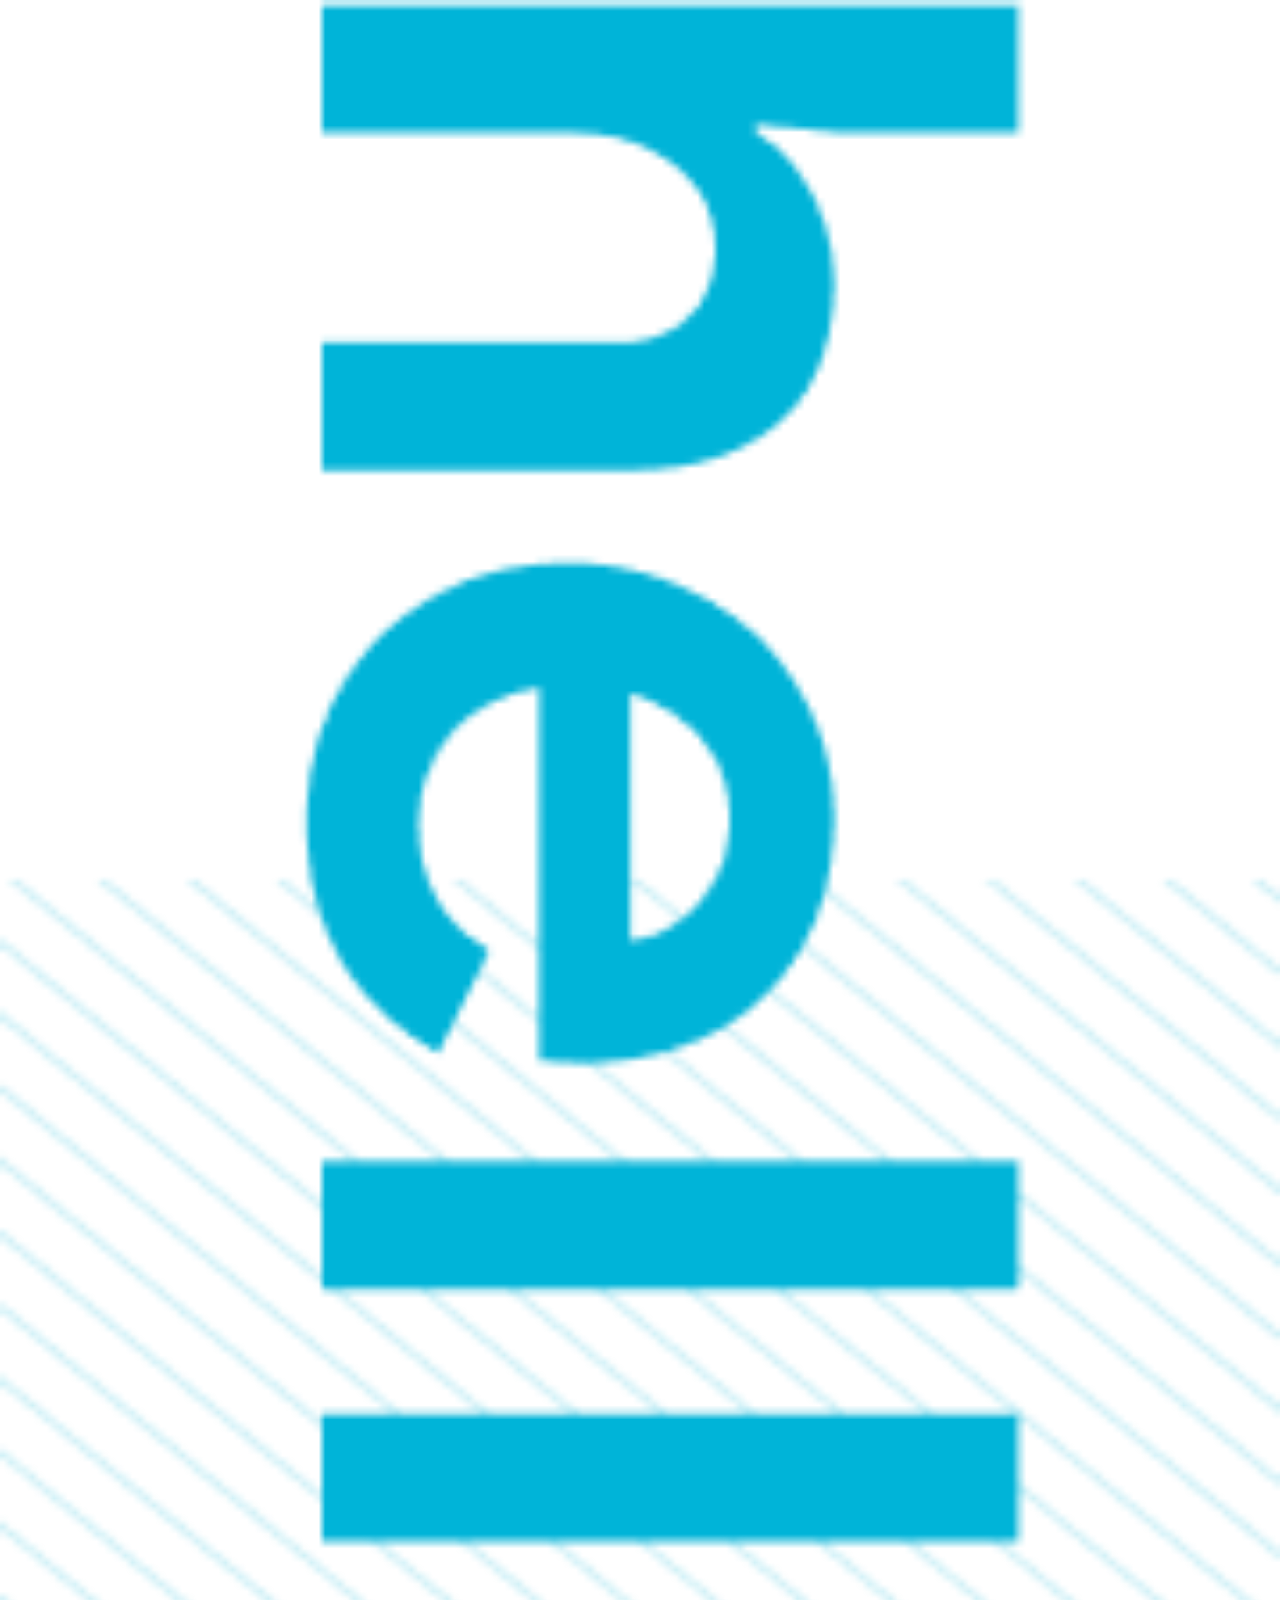
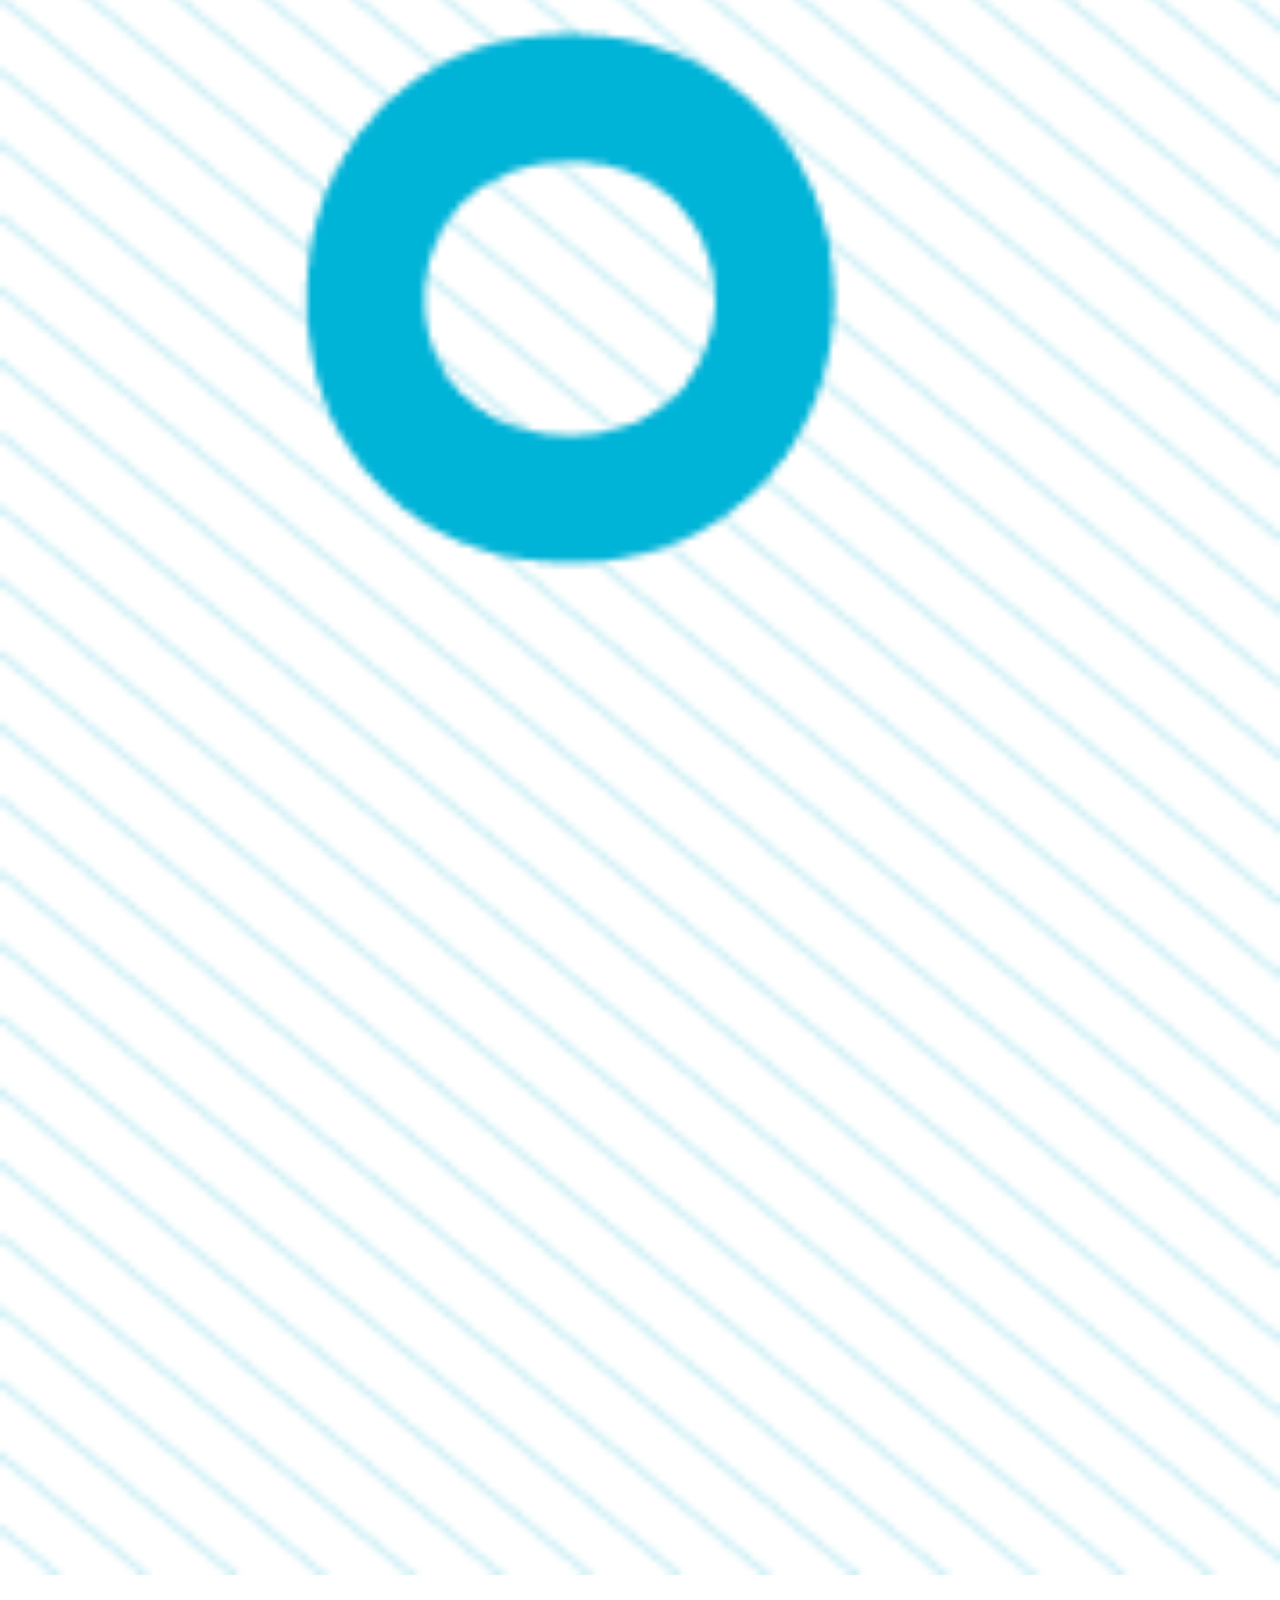
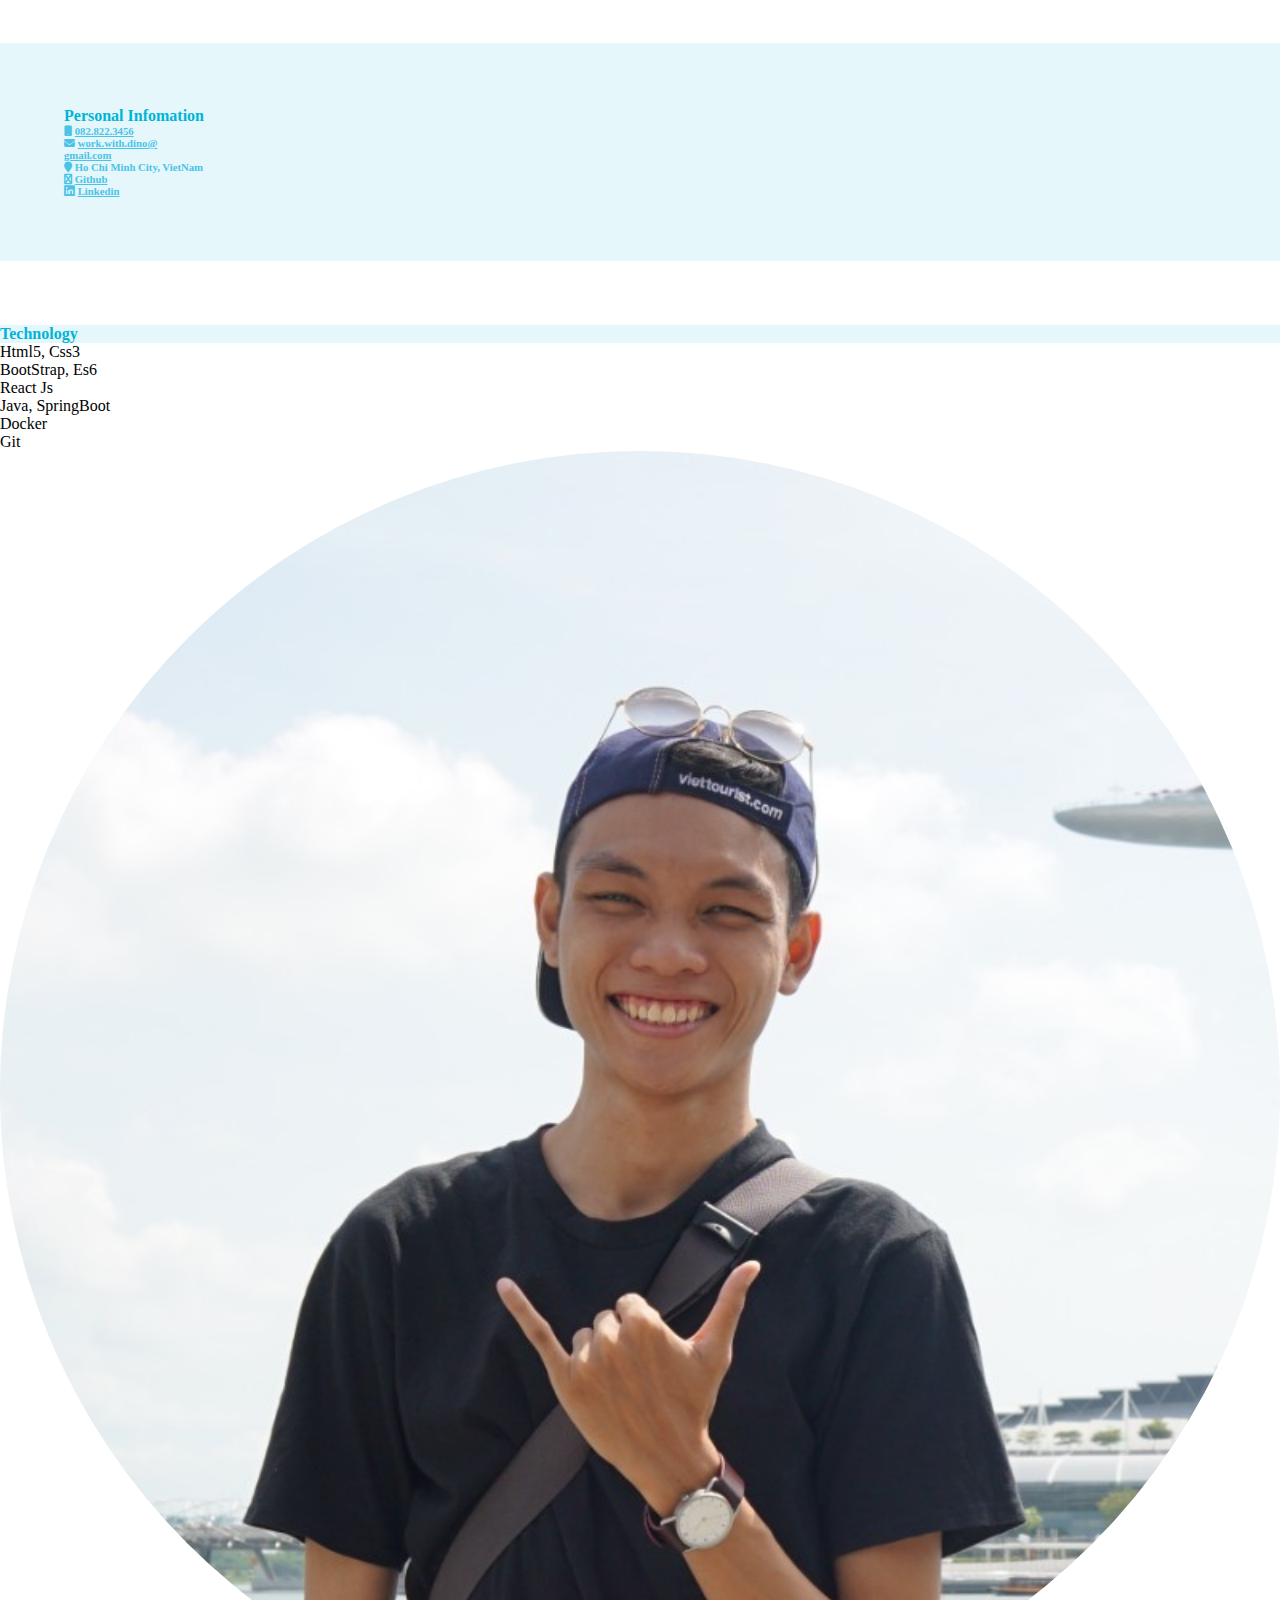
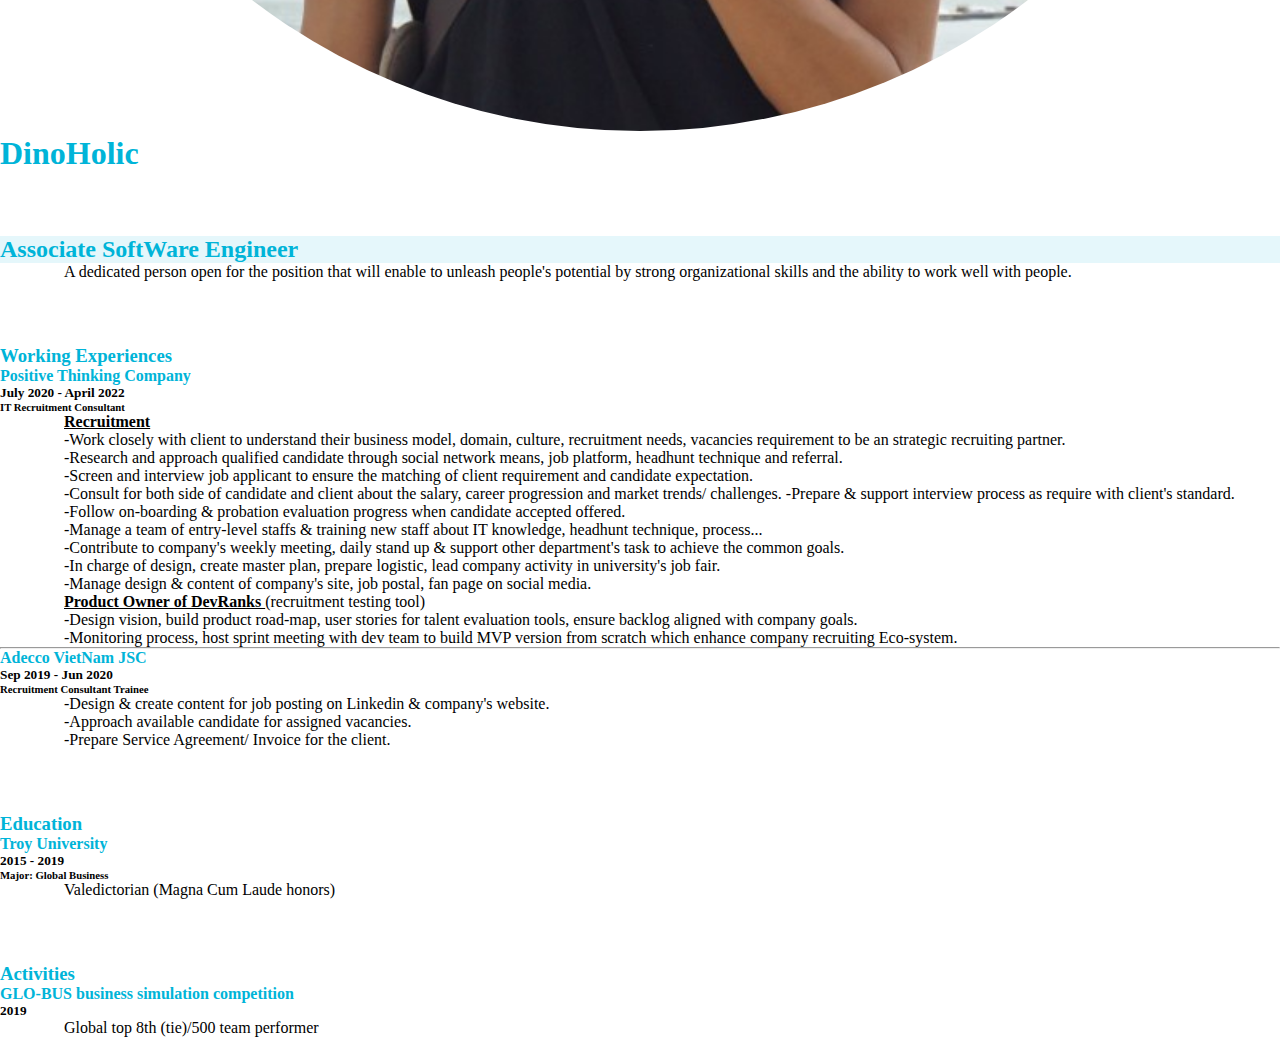
<file: MyCV/index.html>
<!DOCTYPE html>
<html lang="en">
  <head>
    <meta charset="UTF-8" />
    <meta http-equiv="X-UA-Compatible" content="IE=edge" />
    <meta name="viewport" content="width=device-width, initial-scale=1.0" />
    <link
      rel="stylesheet"
      href="https://cdnjs.cloudflare.com/ajax/libs/font-awesome/6.1.1/css/all.min.css"
    />
    <link
      rel="stylesheet"
      href="https://cdn.jsdelivr.net/npm/bootstrap@4.5.3/dist/css/bootstrap.min.css"
      integrity="sha384-TX8t27EcRE3e/ihU7zmQxVncDAy5uIKz4rEkgIXeMed4M0jlfIDPvg6uqKI2xXr2"
      crossorigin="anonymous"
    />
    <link
      rel="stylesheet"
      href="https://cdn.jsdelivr.net/npm/bootstrap-icons@1.8.3/font/bootstrap-icons.css"
    />
    <link rel="stylesheet" href="main.css" />
    <link rel="stylesheet" href="responsive.css" />

    <title>Dino's CV</title>
  </head>
  <body class="container">
    <main class="row">
      <aside class="col-12 col-md-3">
        <div class="side image">
          <img src="asideimg.webp" alt="" />
        </div>
        <section class="contact">
          <h4>Personal Infomation</h4>
          <h6>
            <i class="fa fa-mobile" aria-hidden="true"></i>
            <a href="tel:84828223456"> 082.822.3456 </a>
          </h6>
          <h6>
            <i class="fa fa-envelope" aria-hidden="true"></i>
            <a href="mailto:work.with.dino@gmail.com">
              work.with.dino@ <br />gmail.com
            </a>
          </h6>
          <h6>
            <i class="fa fa-map-marker" aria-hidden="true"></i> Ho Chi Minh
            City, VietNam
          </h6>
          <h6>
            <i class="fa fa-github-square" aria-hidden="true"></i>
            <a href=""> Github </a>
          </h6>
          <h6>
            <i class="bi bi-linkedin"></i>
            <a href="https://www.linkedin.com/in/dinonguyen888/">Linkedin</a>
          </h6>
        </section>
        <section class="skillSet">
          <h4>Technology</h4>
          <ul>
            <li>Html5, Css3</li>
            <li>BootStrap, Es6</li>
            <li>React Js</li>
            <li>Java, SpringBoot</li>
            <li>Docker</li>
            <li>Git</li>
          </ul>
        </section>
      </aside>
      <div class="col-12 col-md-8 mainContent">
        <div class="row avatar">
          <div class="col-6 col-md-4">
            <img src="avatar.jpg" alt="" />
          </div>
        </div>
        <h1 id="name">DinoHolic</h1>
        <section class="brief">
          <h2>Associate SoftWare Engineer</h2>
          <p>
            A dedicated person open for the position that will enable to unleash
            people's potential by strong organizational skills and the ability
            to work well with people.
          </p>
        </section>
        <section class="experiences">
          <h3>Working Experiences</h3>
          <div class="row experience--detail">
            <h4 class="col-12 col-md-7">Positive Thinking Company</h4>
            <h5 class="col-12 col-md-5 .justify-content-md-end">
              July 2020 - April 2022
            </h5>
            <h6 class="col-12">IT Recruitment Consultant</h6>
            <p>
              <b><u> Recruitment </u></b> <br />
              -Work closely with client to understand their business model,
              domain, culture, recruitment needs, vacancies requirement to be an
              strategic recruiting partner. <br />
              -Research and approach qualified candidate through social network
              means, job platform, headhunt technique and referral.<br />
              -Screen and interview job applicant to ensure the matching of
              client requirement and candidate expectation.<br />
              -Consult for both side of candidate and client about the salary,
              career progression and market trends/ challenges. -Prepare &
              support interview process as require with client's standard.<br />
              -Follow on-boarding & probation evaluation progress when candidate
              accepted offered.<br />
              -Manage a team of entry-level staffs & training new staff about IT
              knowledge, headhunt technique, process...<br />
              -Contribute to company's weekly meeting, daily stand up & support
              other department's task to achieve the common goals.<br />
              -In charge of design, create master plan, prepare logistic, lead
              company activity in university's job fair.<br />
              -Manage design & content of company's site, job postal, fan page
              on social media.<br />
              <b><u> Product Owner of DevRanks </u></b>(recruitment testing
              tool)<br />
              -Design vision, build product road-map, user stories for talent
              evaluation tools, ensure backlog aligned with company goals.<br />
              -Monitoring process, host sprint meeting with dev team to build
              MVP version from scratch which enhance company recruiting
              Eco-system.
            </p>
          </div>
          <hr />
          <div class="row experience--detail">
            <h4 class="col-12 col-md-7">Adecco VietNam JSC</h4>
            <h5 class="col-12 col-md-5 .justify-content-md-end">
              Sep 2019 - Jun 2020
            </h5>
            <h6 class="col-12">Recruitment Consultant Trainee</h6>
            <p>
              -Design & create content for job posting on Linkedin & company's
              website.<br />
              -Approach available candidate for assigned vacancies.<br />
              -Prepare Service Agreement/ Invoice for the client.
            </p>
          </div>
        </section>
        <section class="education">
          <h3>Education</h3>
          <div class="education--detail row">
            <h4 class="col-12 col-md-7">Troy University</h4>
            <h5 class="col-12 col-md-5 .justify-content-md-end">2015 - 2019</h5>
            <h6 class="col-12">Major: Global Business</h6>
            <p>Valedictorian (Magna Cum Laude honors)</p>
          </div>
        </section>
        <section class="activity">
          <h3>Activities</h3>
          <div class="row activity--detail">
            <h4 class="col-12 col-md-7">
              GLO-BUS business simulation competition
            </h4>
            <h5 class="col-12 col-md-5 .justify-content-md-end">2019</h5>
            <p>Global top 8th (tie)/500 team performer</p>
          </div>
        </section>
      </div>
    </main>
  </body>
</html>
</file>
<file: MyCV/main.css>
*{
    padding: 0px;
    margin: 0px;
}

p {
    padding-left: 5%
}

ul {
    list-style-type: none;
}

body {
    background-color: white;
}

h1, h2, h3, h4 {
    color: RGB(0, 180, 216);
}


h5, h6 {
        font-weight: bold;
}

aside{
    word-wrap: break-word;
}


aside img {
    width: 100%;
}

.contact {
    background-color: RGB(229, 247, 251);
    padding: 5%;
}

.contact h6, a {
    color: #4ac3e8;
}


aside h4, .brief h2 {
    background-color:  RGB(229, 247, 251);
}

section {
    margin-top: 5%;
}

.avatar img {
    border-radius: 50%;
    width: 100%;

}
.timeline{
    text-align: right;
}
</file>
<file: MyCV/responsive.css>
@media only screen and (max-width: 768px) {
    aside img {
        display: none;
    }
  }
</file>
